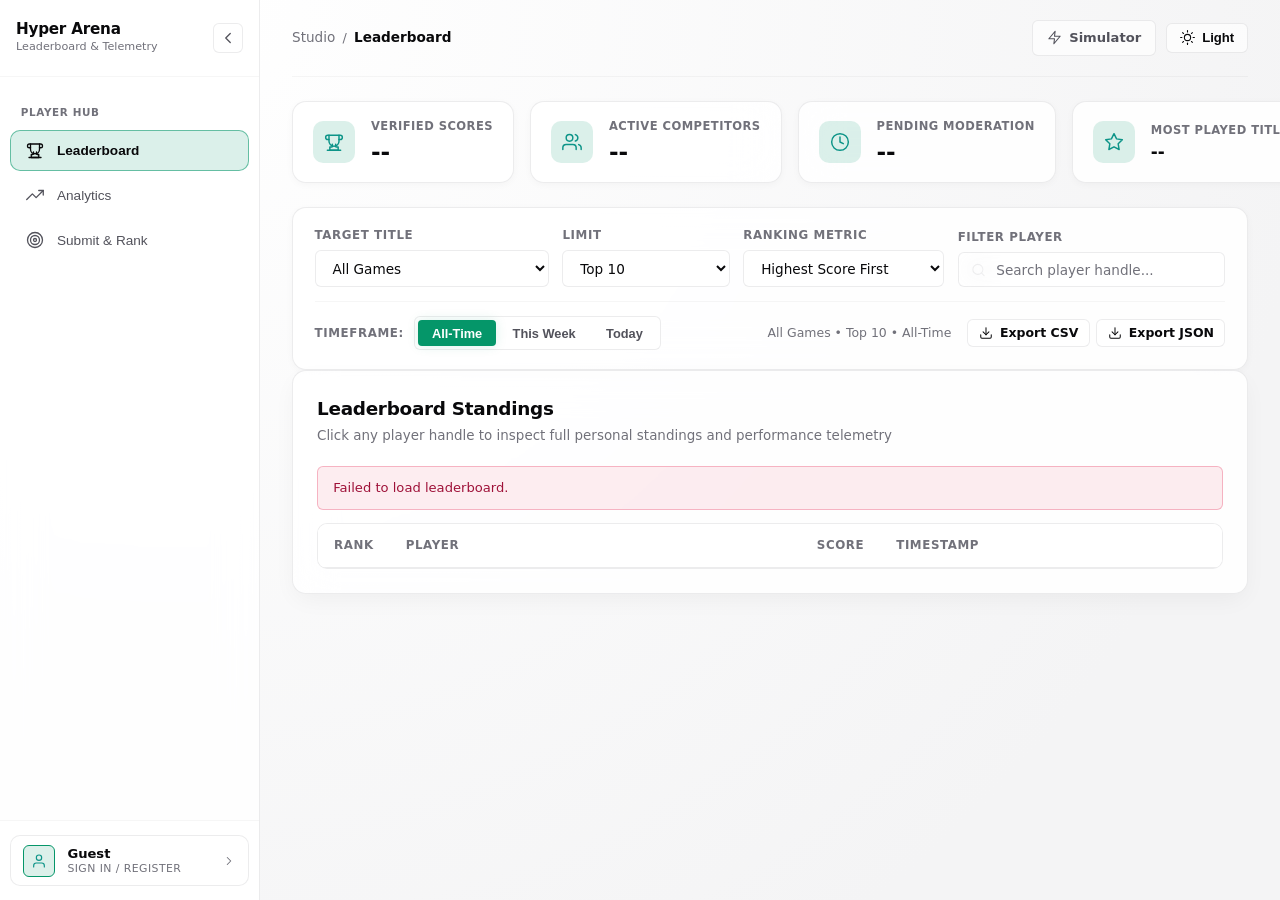
<file: index.html>
<!DOCTYPE html>
<html lang="en" data-theme="dark">

<head>
    <meta charset="UTF-8">
    <meta name="viewport" content="width=device-width, initial-scale=1.0">
    <title>Hyper Arena - Leaderboard Platform</title>
    <link rel="stylesheet" href="css/style.css">
    <script type="module" src="js/app.js"></script>
</head>

<body>
    <div id="appShell" class="app-layout">
        <!-- Sidebar Backdrop for Mobile Drawer -->
        <div id="sidebarBackdrop" class="sidebar-backdrop" aria-hidden="true"></div>

        <!-- Collapsible Studio Sidebar -->
        <aside id="appSidebar" class="app-sidebar" aria-label="Studio Dashboard Navigation">
            <div class="sidebar-header">
                <div class="sidebar-brand">
                    <div class="brand-titles">
                        <span id="sidebarAppTitle" class="brand-title">Hyper Arena</span>
                        <span class="brand-subtitle">Leaderboard &amp; Telemetry</span>
                    </div>
                </div>
                <button type="button" id="btnToggleSidebar" class="sidebar-toggle-btn" title="Toggle Sidebar"
                    aria-label="Toggle Sidebar">
                    <svg width="18" height="18" viewBox="0 0 24 24" fill="none" stroke="currentColor"
                        stroke-width="1.75" stroke-linecap="round" stroke-linejoin="round">
                        <polyline points="15 18 9 12 15 6"></polyline>
                    </svg>
                </button>
            </div>

            <!-- Sidebar Navigation Tabs -->
            <nav class="sidebar-nav" role="tablist" aria-label="Workspace Tabs">
                <div class="nav-section-label">Player Hub</div>

                <button type="button" class="nav-tab-btn active" data-tab="leaderboard" id="tabNavLeaderboard"
                    role="tab" aria-selected="true" title="Leaderboard Standings">
                    <span class="nav-icon" aria-hidden="true">
                        <svg width="18" height="18" viewBox="0 0 24 24" fill="none" stroke="currentColor"
                            stroke-width="1.75" stroke-linecap="round" stroke-linejoin="round">
                            <path d="M6 9H4.5a2.5 2.5 0 0 1 0-5H6"></path>
                            <path d="M18 9h1.5a2.5 2.5 0 0 0 0-5H18"></path>
                            <path d="M4 22h16"></path>
                            <path d="M10 14.66V17c0 .55-.45 1-1 1H7v4h10v-4h-2c-.55 0-1-.45-1-1v-2.34"></path>
                            <path d="M6 4h12v7a6 6 0 0 1-12 0V4z"></path>
                        </svg>
                    </span>
                    <span class="nav-label">Leaderboard</span>
                </button>

                <button type="button" class="nav-tab-btn" data-tab="analytics" id="tabNavAnalytics" role="tab"
                    aria-selected="false" title="Performance Analytics">
                    <span class="nav-icon" aria-hidden="true">
                        <svg width="18" height="18" viewBox="0 0 24 24" fill="none" stroke="currentColor"
                            stroke-width="1.75" stroke-linecap="round" stroke-linejoin="round">
                            <polyline points="23 6 13.5 15.5 8.5 10.5 1 18"></polyline>
                            <polyline points="17 6 23 6 23 12"></polyline>
                        </svg>
                    </span>
                    <span class="nav-label">Analytics</span>
                </button>

                <button type="button" class="nav-tab-btn" data-tab="submit-rank" id="tabNavSubmitRank" role="tab"
                    aria-selected="false" title="Submit Score &amp; Check Rank">
                    <span class="nav-icon" aria-hidden="true">
                        <svg width="18" height="18" viewBox="0 0 24 24" fill="none" stroke="currentColor"
                            stroke-width="1.75" stroke-linecap="round" stroke-linejoin="round">
                            <circle cx="12" cy="12" r="10"></circle>
                            <circle cx="12" cy="12" r="6"></circle>
                            <circle cx="12" cy="12" r="2"></circle>
                        </svg>
                    </span>
                    <span class="nav-label">Submit &amp; Rank</span>
                </button>

                <div id="navAdminSectionLabel" class="nav-section-label hidden">Studio Admin</div>

                <button type="button" class="nav-tab-btn nav-admin-item hidden" data-tab="moderation"
                    id="tabNavModeration" role="tab" aria-selected="false" title="Moderation Queue">
                    <span class="nav-icon" aria-hidden="true">
                        <svg width="18" height="18" viewBox="0 0 24 24" fill="none" stroke="currentColor"
                            stroke-width="1.75" stroke-linecap="round" stroke-linejoin="round">
                            <path d="M12 22s8-4 8-10V5l-8-3-8 3v7c0 6 8 10 8 10z"></path>
                            <polyline points="9 12 11 14 15 10"></polyline>
                        </svg>
                    </span>
                    <span class="nav-label">Moderation</span>
                    <span id="navPendingBadge" class="nav-badge hidden">0</span>
                </button>

                <button type="button" class="nav-tab-btn nav-admin-item hidden" data-tab="game-registry"
                    id="tabNavGameRegistry" role="tab" aria-selected="false" title="Dynamic Game Registry">
                    <span class="nav-icon" aria-hidden="true">
                        <svg width="18" height="18" viewBox="0 0 24 24" fill="none" stroke="currentColor"
                            stroke-width="1.75" stroke-linecap="round" stroke-linejoin="round">
                            <rect x="3" y="3" width="7" height="7"></rect>
                            <rect x="14" y="3" width="7" height="7"></rect>
                            <rect x="14" y="14" width="7" height="7"></rect>
                            <rect x="3" y="14" width="7" height="7"></rect>
                        </svg>
                    </span>
                    <span class="nav-label">Game Registry</span>
                </button>

                <button type="button" class="nav-tab-btn nav-admin-item hidden" data-tab="audit-trail"
                    id="tabNavAuditTrail" role="tab" aria-selected="false" title="Moderation Audit Trail">
                    <span class="nav-icon" aria-hidden="true">
                        <svg width="18" height="18" viewBox="0 0 24 24" fill="none" stroke="currentColor"
                            stroke-width="1.75" stroke-linecap="round" stroke-linejoin="round">
                            <circle cx="12" cy="12" r="10"></circle>
                            <polyline points="12 6 12 12 14 14"></polyline>
                        </svg>
                    </span>
                    <span class="nav-label">Audit Trail</span>
                </button>

                <button type="button" class="nav-tab-btn nav-admin-item hidden" data-tab="studio-api"
                    id="tabNavStudioApi" role="tab" aria-selected="false" title="Studio API &amp; Dynamic Config">
                    <span class="nav-icon" aria-hidden="true">
                        <svg width="18" height="18" viewBox="0 0 24 24" fill="none" stroke="currentColor"
                            stroke-width="1.75" stroke-linecap="round" stroke-linejoin="round">
                            <circle cx="7.5" cy="15.5" r="5.5"></circle>
                            <path d="M21 2l-9.6 9.6"></path>
                            <path d="M15.5 7.5l3 3L22 7l-3-3"></path>
                        </svg>
                    </span>
                    <span class="nav-label">Studio API</span>
                </button>
            </nav>

            <!-- Anchored Sidebar User Profile Pod (Bottom of Sidebar) -->
            <div class="sidebar-footer">
                <div id="sidebarUserPod" class="sidebar-user-pod" role="button" tabindex="0"
                    title="Account &amp; Session" aria-label="Account &amp; Session">
                    <div id="sidebarUserAvatar" class="user-avatar-icon">
                        <svg width="16" height="16" viewBox="0 0 24 24" fill="none" stroke="currentColor"
                            stroke-width="1.75" stroke-linecap="round" stroke-linejoin="round">
                            <path d="M20 21v-2a4 4 0 0 0-4-4H8a4 4 0 0 0-4 4v2"></path>
                            <circle cx="12" cy="7" r="4"></circle>
                        </svg>
                    </div>
                    <div class="user-pod-details">
                        <span id="sidebarUsername" class="user-name-text">Guest</span>
                        <span id="sidebarRoleBadge" class="user-role-subtext">Sign In / Register</span>
                    </div>
                    <span class="user-pod-chevron" aria-hidden="true">
                        <svg width="14" height="14" viewBox="0 0 24 24" fill="none" stroke="currentColor"
                            stroke-width="1.75" stroke-linecap="round" stroke-linejoin="round">
                            <polyline points="9 18 15 12 9 6"></polyline>
                        </svg>
                    </span>
                </div>
            </div>
        </aside>

        <!-- Main Workspace -->
        <div class="workspace-area">
            <!-- Glass Header & Command Bar (Keep API Online removed) -->
            <header class="workspace-header">
                <div class="header-left">
                    <button type="button" id="btnMobileSidebarToggle" class="mobile-menu-btn"
                        aria-label="Toggle Navigation">
                        <svg width="18" height="18" viewBox="0 0 24 24" fill="none" stroke="currentColor"
                            stroke-width="1.75" stroke-linecap="round" stroke-linejoin="round">
                            <line x1="3" y1="12" x2="21" y2="12"></line>
                            <line x1="3" y1="6" x2="21" y2="6"></line>
                            <line x1="3" y1="18" x2="21" y2="18"></line>
                        </svg>
                    </button>

                    <nav class="breadcrumb-nav" aria-label="Breadcrumb">
                        <span class="breadcrumb-studio">Studio</span>
                        <span class="breadcrumb-separator" aria-hidden="true">/</span>
                        <span id="activeWindowBreadcrumb" class="breadcrumb-active">Leaderboard</span>
                    </nav>
                </div>

                <div class="header-right">
                    <!-- Simulator Link -->
                    <a href="test-simulator.html" class="nav-link-btn" title="Open High-Volume Traffic Simulator">
                        <svg width="15" height="15" viewBox="0 0 24 24" fill="none" stroke="currentColor"
                            stroke-width="1.75" stroke-linecap="round" stroke-linejoin="round">
                            <polygon points="13 2 3 14 12 14 11 22 21 10 12 10 13 2"></polygon>
                        </svg>
                        <span>Simulator</span>
                    </a>

                    <!-- Theme Toggle with Moon/Sun SVG Icon -->
                    <button type="button" id="themeToggle" class="theme-toggle-btn" aria-label="Toggle Theme"
                        title="Toggle Theme">
                        <span id="themeToggleIcon" class="theme-toggle-icon">
                            <svg width="15" height="15" viewBox="0 0 24 24" fill="none" stroke="currentColor"
                                stroke-width="1.75" stroke-linecap="round" stroke-linejoin="round">
                                <path d="M21 12.79A9 9 0 1 1 11.21 3 7 7 0 0 0 21 12.79z"></path>
                            </svg>
                        </span>
                        <span id="themeToggleText">Dark</span>
                    </button>
                </div>
            </header>

            <!-- Studio Telemetry KPI Cards -->
            <section class="kpi-grid" aria-label="Studio Telemetry KPIs">
                <div class="kpi-card">
                    <div class="kpi-icon-wrap" aria-hidden="true">
                        <svg width="20" height="20" viewBox="0 0 24 24" fill="none" stroke="currentColor"
                            stroke-width="1.75" stroke-linecap="round" stroke-linejoin="round">
                            <path d="M6 9H4.5a2.5 2.5 0 0 1 0-5H6"></path>
                            <path d="M18 9h1.5a2.5 2.5 0 0 0 0-5H18"></path>
                            <path d="M4 22h16"></path>
                            <path d="M10 14.66V17c0 .55-.45 1-1 1H7v4h10v-4h-2c-.55 0-1-.45-1-1v-2.34"></path>
                            <path d="M6 4h12v7a6 6 0 0 1-12 0V4z"></path>
                        </svg>
                    </div>
                    <div class="kpi-content">
                        <span class="kpi-label">Verified Scores</span>
                        <span id="kpiTotalScores" class="kpi-value num">--</span>
                    </div>
                </div>

                <div class="kpi-card">
                    <div class="kpi-icon-wrap" aria-hidden="true">
                        <svg width="20" height="20" viewBox="0 0 24 24" fill="none" stroke="currentColor"
                            stroke-width="1.75" stroke-linecap="round" stroke-linejoin="round">
                            <path d="M17 21v-2a4 4 0 0 0-4-4H5a4 4 0 0 0-4 4v2"></path>
                            <circle cx="9" cy="7" r="4"></circle>
                            <path d="M23 21v-2a4 4 0 0 0-3-3.87"></path>
                            <path d="M16 3.13a4 4 0 0 1 0 7.75"></path>
                        </svg>
                    </div>
                    <div class="kpi-content">
                        <span class="kpi-label">Active Competitors</span>
                        <span id="kpiActivePlayers" class="kpi-value num">--</span>
                    </div>
                </div>

                <div class="kpi-card" id="kpiPendingCard">
                    <div class="kpi-icon-wrap" aria-hidden="true">
                        <svg width="20" height="20" viewBox="0 0 24 24" fill="none" stroke="currentColor"
                            stroke-width="1.75" stroke-linecap="round" stroke-linejoin="round">
                            <circle cx="12" cy="12" r="10"></circle>
                            <polyline points="12 6 12 12 16 14"></polyline>
                        </svg>
                    </div>
                    <div class="kpi-content">
                        <span class="kpi-label">Pending Moderation</span>
                        <span id="kpiPendingScores" class="kpi-value num">--</span>
                    </div>
                </div>

                <div class="kpi-card">
                    <div class="kpi-icon-wrap" aria-hidden="true">
                        <svg width="20" height="20" viewBox="0 0 24 24" fill="none" stroke="currentColor"
                            stroke-width="1.75" stroke-linecap="round" stroke-linejoin="round">
                            <polygon
                                points="12 2 15.09 8.26 22 9.27 17 14.14 18.18 21.02 12 17.77 5.82 21.02 7 14.14 2 9.27 8.91 8.26 12 2">
                            </polygon>
                        </svg>
                    </div>
                    <div class="kpi-content">
                        <span class="kpi-label">Most Played Title</span>
                        <span id="kpiMostPlayed" class="kpi-value kpi-value-text">--</span>
                    </div>
                </div>
            </section>

            <!-- Window Panels Container -->
            <main class="window-container">
                <!-- ========================================================
                     Panel 1: Leaderboard Standings
                     ======================================================== -->
                <section id="panelLeaderboard" class="window-panel active" aria-labelledby="leaderboardHeading">
                    <!-- Integrated Command Filtration Strip -->
                    <div class="command-bar" aria-label="Leaderboard Filters">
                        <div class="command-row-primary">
                            <!-- Target Title -->
                            <div class="filter-field">
                                <label for="gameSelector" class="field-label">Target Title</label>
                                <select id="gameSelector" class="glass-select">
                                    <option value="all">All Games</option>
                                </select>
                            </div>

                            <!-- Display Limit -->
                            <div class="filter-field">
                                <label for="limitSelector" class="field-label">Limit</label>
                                <select id="limitSelector" class="glass-select">
                                    <option value="10" selected>Top 10</option>
                                    <option value="15">Top 15</option>
                                    <option value="25">Top 25</option>
                                    <option value="50">Top 50</option>
                                    <option value="100">Top 100</option>
                                    <option value="250">Top 250</option>
                                    <option value="all">All Records</option>
                                </select>
                            </div>

                            <!-- Sort Order -->
                            <div class="filter-field">
                                <label for="sortSelector" class="field-label">Ranking Metric</label>
                                <select id="sortSelector" class="glass-select">
                                    <option value="score_desc" selected>Highest Score First</option>
                                    <option value="score_asc">Lowest Score First</option>
                                    <option value="newest">Newest First</option>
                                </select>
                            </div>

                            <!-- Player Search -->
                            <div class="filter-field">
                                <label for="searchInput" class="field-label">Filter Player</label>
                                <div class="search-wrapper">
                                    <svg class="search-icon" viewBox="0 0 24 24" fill="none" stroke="currentColor"
                                        stroke-width="1.75" stroke-linecap="round" stroke-linejoin="round">
                                        <circle cx="11" cy="11" r="8"></circle>
                                        <line x1="21" y1="21" x2="16.65" y2="16.65"></line>
                                    </svg>
                                    <input type="text" id="searchInput" class="glass-input"
                                        placeholder="Search player handle..." maxlength="100" autocomplete="off">
                                    <button type="button" id="btnClearSearch" class="btn-clear-search hidden"
                                        title="Clear search">&times;</button>
                                </div>
                            </div>
                        </div>

                        <div class="command-row-secondary">
                            <div class="filter-field" style="flex-direction: row; align-items: center; gap: 0.65rem;">
                                <span class="field-label">Timeframe:</span>
                                <div class="segmented-control" role="tablist" aria-label="Time period">
                                    <button type="button" class="seg-btn period-btn active" data-period="all" role="tab"
                                        aria-selected="true">All-Time</button>
                                    <button type="button" class="seg-btn period-btn" data-period="week" role="tab"
                                        aria-selected="false">This Week</button>
                                    <button type="button" class="seg-btn period-btn" data-period="today" role="tab"
                                        aria-selected="false">Today</button>
                                </div>
                            </div>

                            <div class="command-actions-right">
                                <div id="activeFilterBadge" class="active-filter-summary">All Games &bull; Top 10 &bull;
                                    All-Time</div>

                                <!-- Data Export Group -->
                                <div class="export-btn-group" role="group" aria-label="Export Data">
                                    <button type="button" id="btnExportCsv" class="btn btn-sm btn-secondary export-btn"
                                        title="Download current leaderboard as CSV">
                                        <svg width="14" height="14" viewBox="0 0 24 24" fill="none"
                                            stroke="currentColor" stroke-width="1.75" stroke-linecap="round"
                                            stroke-linejoin="round">
                                            <path d="M21 15v4a2 2 0 0 1-2 2H5a2 2 0 0 1-2-2v-4"></path>
                                            <polyline points="7 10 12 15 17 10"></polyline>
                                            <line x1="12" y1="15" x2="12" y2="3"></line>
                                        </svg>
                                        <span>Export CSV</span>
                                    </button>
                                    <button type="button" id="btnExportJson" class="btn btn-sm btn-secondary export-btn"
                                        title="Download current leaderboard as JSON">
                                        <svg width="14" height="14" viewBox="0 0 24 24" fill="none"
                                            stroke="currentColor" stroke-width="1.75" stroke-linecap="round"
                                            stroke-linejoin="round">
                                            <path d="M21 15v4a2 2 0 0 1-2 2H5a2 2 0 0 1-2-2v-4"></path>
                                            <polyline points="7 10 12 15 17 10"></polyline>
                                            <line x1="12" y1="15" x2="12" y2="3"></line>
                                        </svg>
                                        <span>Export JSON</span>
                                    </button>
                                </div>
                            </div>
                        </div>
                    </div>

                    <!-- Leaderboard Table Card -->
                    <div class="glass-card">
                        <div class="glass-card-header">
                            <div>
                                <h2 id="leaderboardHeading" class="glass-card-title">Leaderboard Standings</h2>
                                <p class="glass-card-desc">Click any player handle to inspect full personal standings
                                    and performance telemetry</p>
                            </div>
                        </div>

                        <div id="leaderboardStatus" class="status-msg"></div>

                        <div class="table-glass-wrap">
                            <table id="leaderboardTable" class="glass-table">
                                <thead>
                                    <tr>
                                        <th scope="col" class="th-rank">Rank</th>
                                        <th scope="col" id="thGameCol">Game</th>
                                        <th scope="col">Player</th>
                                        <th scope="col" class="th-score">Score</th>
                                        <th scope="col" class="th-date">Timestamp</th>
                                    </tr>
                                </thead>
                                <tbody id="leaderboardBody">
                                    <!-- Populated dynamically by app.js strictly via textContent -->
                                </tbody>
                            </table>
                        </div>

                        <div id="emptyState" class="empty-state hidden">
                            <p id="emptyStateText">No approved scores match your selected filters.</p>
                        </div>
                    </div>
                </section>

                <!-- ========================================================
                     Panel 2: Performance Analytics
                     ======================================================== -->
                <section id="panelAnalytics" class="window-panel hidden" aria-labelledby="chartHeading">
                    <div class="glass-card">
                        <div class="glass-card-header">
                            <div>
                                <h2 id="chartHeading" class="glass-card-title">
                                    <svg width="18" height="18" viewBox="0 0 24 24" fill="none" stroke="currentColor"
                                        stroke-width="1.75" stroke-linecap="round" stroke-linejoin="round">
                                        <polyline points="23 6 13.5 15.5 8.5 10.5 1 18"></polyline>
                                        <polyline points="17 6 23 6 23 12"></polyline>
                                    </svg>
                                    <span>Performance Analytics</span>
                                </h2>
                                <p class="glass-card-desc">Chronological score trajectory &amp; submission volume across
                                    recorded titles</p>
                            </div>
                            <div class="chart-header-controls">
                                <select id="chartMetricSelect" class="glass-select chart-metric-select">
                                    <option value="highest_score" selected>Highest Score</option>
                                    <option value="average_score">Average Score</option>
                                    <option value="total_submissions">Total Submissions</option>
                                </select>

                                <div class="segmented-control" role="group" aria-label="Chart timeframe">
                                    <button type="button" class="seg-btn chart-days-btn" data-days="7">7D</button>
                                    <button type="button" class="seg-btn chart-days-btn active"
                                        data-days="30">30D</button>
                                    <button type="button" class="seg-btn chart-days-btn" data-days="90">90D</button>
                                </div>
                            </div>
                        </div>

                        <div class="chart-canvas-wrap">
                            <canvas id="scoreChart" width="800" height="260"></canvas>
                        </div>

                        <div class="chart-footer">
                            <span id="chartStatus" class="num">Loading analytics snapshots...</span>
                            <span>Interactive: Hover over data nodes for detailed telemetry</span>
                        </div>
                    </div>
                </section>

                <!-- ========================================================
                     Panel 3: Submit Score & Personal Rank Lookup
                     ======================================================== -->
                <section id="panelSubmitRank" class="window-panel hidden" aria-labelledby="submitRankHeading">
                    <div class="two-column-grid">
                        <!-- Submit Score Card -->
                        <div class="glass-card" aria-labelledby="submitHeading">
                            <div class="glass-card-header">
                                <div>
                                    <h2 id="submitHeading" class="glass-card-title">Submit Verified Score</h2>
                                    <p class="glass-card-desc">Record a competitive match score for validation</p>
                                </div>
                            </div>

                            <div id="formFeedback" class="status-msg"></div>

                            <!-- Unauthenticated Lock Box -->
                            <div id="authRequiredBox" class="auth-lock-card hidden">
                                <svg width="28" height="28" viewBox="0 0 24 24" fill="none" stroke="currentColor"
                                    stroke-width="1.75" stroke-linecap="round" stroke-linejoin="round">
                                    <rect x="3" y="11" width="18" height="11" rx="2" ry="2"></rect>
                                    <path d="M7 11V7a5 5 0 0 1 10 0v4"></path>
                                </svg>
                                <h3>Authentication Required</h3>
                                <p>Sign in to submit verified scores to the leaderboard.</p>
                                <button type="button" id="btnPromptAuth" class="btn btn-primary btn-sm"
                                    style="margin-top: 0.5rem;">Sign In to Submit</button>
                            </div>

                            <!-- Authenticated Score Form -->
                            <form id="scoreForm" class="sidebar-form" novalidate>
                                <div class="submitter-identity-row">
                                    <span class="submitter-identity-label">Player:</span>
                                    <span id="submitUserLabel" class="submitter-identity-name">User</span>
                                </div>

                                <!-- Admin Custom Handle Override -->
                                <div id="adminPlayerNameGroup" class="filter-field hidden">
                                    <label for="playerNameOverrideInput" class="field-label">Custom Player Handle (Admin
                                        Override)</label>
                                    <input type="text" id="playerNameOverrideInput" class="glass-input"
                                        placeholder="Optional custom handle..." maxlength="100">
                                </div>

                                <div class="filter-field">
                                    <label for="formGameInput" class="field-label">Game Title</label>
                                    <input type="text" id="formGameInput" class="glass-input" list="gamesDatalist"
                                        placeholder="Select or enter title..." required>
                                    <datalist id="gamesDatalist"></datalist>
                                </div>

                                <div class="filter-field">
                                    <label for="scoreInput" class="field-label">Final Score</label>
                                    <input type="number" id="scoreInput" class="glass-input num"
                                        placeholder="e.g. 12500" min="0" max="2147483647" step="1" required>
                                </div>

                                <button type="submit" id="submitBtn" class="btn btn-primary btn-block">Submit for
                                    Verification</button>
                            </form>
                        </div>

                        <!-- Player Rank Lookup Card -->
                        <div class="glass-card" aria-labelledby="rankHeading">
                            <div class="glass-card-header">
                                <div>
                                    <h2 id="rankHeading" class="glass-card-title">Personal Rank Lookup</h2>
                                    <p class="glass-card-desc">Check standings and personal bests for any player handle
                                    </p>
                                </div>
                            </div>

                            <form id="rankForm" class="sidebar-form" novalidate>
                                <div class="filter-field">
                                    <label for="rankPlayerInput" class="field-label">Player Username</label>
                                    <input type="text" id="rankPlayerInput" class="glass-input"
                                        placeholder="e.g. AcePilot" maxlength="100" autocomplete="off" required>
                                </div>

                                <button type="submit" id="rankBtn" class="btn btn-secondary btn-block">Find
                                    Rank</button>
                            </form>

                            <div id="rankResult" class="rank-result-box hidden" aria-live="polite"></div>
                        </div>
                    </div>
                </section>

                <!-- ========================================================
                     Panel 4: Moderation Queue (Admin)
                     ======================================================== -->
                <section id="panelModeration" class="window-panel hidden" aria-labelledby="adminHeading">
                    <div id="adminModerationGuard" class="admin-guard-banner hidden">
                        <svg width="24" height="24" viewBox="0 0 24 24" fill="none" stroke="currentColor"
                            stroke-width="1.75" stroke-linecap="round" stroke-linejoin="round">
                            <rect x="3" y="11" width="18" height="11" rx="2" ry="2"></rect>
                            <path d="M7 11V7a5 5 0 0 1 10 0v4"></path>
                        </svg>
                        <div>
                            <h3>Admin Privileges Required</h3>
                            <p>You must be signed in with an administrator account to access the score moderation queue.
                            </p>
                        </div>
                    </div>

                    <div id="adminModerationContent" class="glass-card">
                        <div class="glass-card-header">
                            <div>
                                <h2 id="adminHeading" class="glass-card-title">
                                    <svg width="18" height="18" viewBox="0 0 24 24" fill="none" stroke="currentColor"
                                        stroke-width="1.75" stroke-linecap="round" stroke-linejoin="round">
                                        <path d="M12 22s8-4 8-10V5l-8-3-8 3v7c0 6 8 10 8 10z"></path>
                                        <polyline points="9 12 11 14 15 10"></polyline>
                                    </svg>
                                    <span>Score Moderation Queue</span>
                                </h2>
                                <p class="glass-card-desc">Review submitted scores and protect leaderboard integrity</p>
                            </div>
                            <div class="admin-header-actions">
                                <button type="button" id="btnApproveAll" class="btn btn-sm btn-success">Approve All
                                    Pending</button>
                            </div>
                        </div>

                        <div class="admin-tabs" role="tablist">
                            <button type="button" class="admin-tab-btn admin-tab active" data-status="pending"
                                role="tab">
                                Pending (<span id="adminCountPending" class="num">0</span>)
                            </button>
                            <button type="button" class="admin-tab-btn admin-tab" data-status="approved" role="tab">
                                Approved (<span id="adminCountApproved" class="num">0</span>)
                            </button>
                            <button type="button" class="admin-tab-btn admin-tab" data-status="rejected" role="tab">
                                Rejected (<span id="adminCountRejected" class="num">0</span>)
                            </button>
                        </div>

                        <div id="adminQueueStatus" class="status-msg"></div>

                        <div class="table-glass-wrap">
                            <table class="glass-table">
                                <thead>
                                    <tr>
                                        <th scope="col" style="width: 50px;">ID</th>
                                        <th scope="col">Game</th>
                                        <th scope="col">Player</th>
                                        <th scope="col" style="text-align: right;">Score</th>
                                        <th scope="col">Date</th>
                                        <th scope="col" style="text-align: center; width: 140px;">Action</th>
                                    </tr>
                                </thead>
                                <tbody id="adminQueueBody">
                                    <!-- Populated dynamically by app.js -->
                                </tbody>
                            </table>
                        </div>
                    </div>
                </section>

                <!-- ========================================================
                     Panel 5: Dynamic Game Registry (Admin)
                     ======================================================== -->
                <section id="panelGameRegistry" class="window-panel hidden" aria-labelledby="registryHeading">
                    <div id="adminRegistryGuard" class="admin-guard-banner hidden">
                        <svg width="24" height="24" viewBox="0 0 24 24" fill="none" stroke="currentColor"
                            stroke-width="1.75" stroke-linecap="round" stroke-linejoin="round">
                            <rect x="3" y="11" width="18" height="11" rx="2" ry="2"></rect>
                            <path d="M7 11V7a5 5 0 0 1 10 0v4"></path>
                        </svg>
                        <div>
                            <h3>Admin Privileges Required</h3>
                            <p>You must be signed in with an administrator account to manage registered studio titles.
                            </p>
                        </div>
                    </div>

                    <div id="adminRegistryContent">
                        <!-- Create New Game Form Card -->
                        <div class="glass-card" style="margin-bottom: 1.5rem;">
                            <div class="glass-card-header">
                                <div>
                                    <h2 id="registryHeading" class="glass-card-title">
                                        <svg width="18" height="18" viewBox="0 0 24 24" fill="none"
                                            stroke="currentColor" stroke-width="1.75" stroke-linecap="round"
                                            stroke-linejoin="round">
                                            <rect x="3" y="3" width="7" height="7"></rect>
                                            <rect x="14" y="3" width="7" height="7"></rect>
                                            <rect x="14" y="14" width="7" height="7"></rect>
                                            <rect x="3" y="14" width="7" height="7"></rect>
                                        </svg>
                                        <span>Register New Game Title</span>
                                    </h2>
                                    <p class="glass-card-desc">Add a new official game title to the dynamic registry</p>
                                </div>
                            </div>

                            <div id="gameRegistryFormFeedback" class="status-msg"></div>

                            <form id="createGameForm" class="sidebar-form inline-creation-form" novalidate>
                                <div class="filter-field" style="flex: 2;">
                                    <label for="newGameTitle" class="field-label">Game Title *</label>
                                    <input type="text" id="newGameTitle" class="glass-input"
                                        placeholder="e.g. Galactic Odyssey" maxlength="100" required>
                                </div>
                                <div class="filter-field" style="flex: 3;">
                                    <label for="newGameDesc" class="field-label">Description (Optional)</label>
                                    <input type="text" id="newGameDesc" class="glass-input"
                                        placeholder="e.g. Space exploration tactical RPG..." maxlength="255">
                                </div>
                                <div class="filter-field" style="flex: 1; align-self: flex-end;">
                                    <button type="submit" id="btnCreateGame" class="btn btn-primary btn-block">Add
                                        Game</button>
                                </div>
                            </form>
                        </div>

                        <!-- Active Titles Table Card -->
                        <div class="glass-card">
                            <div class="glass-card-header">
                                <div>
                                    <h3 class="glass-card-title">Registered Titles &amp; Status</h3>
                                    <p class="glass-card-desc">Toggle title visibility on the public leaderboard and
                                        submission forms</p>
                                </div>
                                <button type="button" id="btnRefreshGames" class="btn btn-sm btn-secondary">Refresh
                                    Titles</button>
                            </div>

                            <div id="gameRegistryTableStatus" class="status-msg"></div>

                            <div class="table-glass-wrap">
                                <table class="glass-table">
                                    <thead>
                                        <tr>
                                            <th scope="col" style="width: 50px;">ID</th>
                                            <th scope="col">Title</th>
                                            <th scope="col">Description</th>
                                            <th scope="col" style="text-align: right;">Verified Scores</th>
                                            <th scope="col" style="text-align: center;">Status</th>
                                            <th scope="col" style="text-align: center; width: 140px;">Toggle Action</th>
                                        </tr>
                                    </thead>
                                    <tbody id="gamesTableBody">
                                        <!-- Populated dynamically by app.js -->
                                    </tbody>
                                </table>
                            </div>
                        </div>
                    </div>
                </section>

                <!-- ========================================================
                     Panel 6: Moderation Audit Trail (Admin)
                     ======================================================== -->
                <section id="panelAuditTrail" class="window-panel hidden" aria-labelledby="auditHeading">
                    <div id="adminAuditGuard" class="admin-guard-banner hidden">
                        <svg width="24" height="24" viewBox="0 0 24 24" fill="none" stroke="currentColor"
                            stroke-width="1.75" stroke-linecap="round" stroke-linejoin="round">
                            <rect x="3" y="11" width="18" height="11" rx="2" ry="2"></rect>
                            <path d="M7 11V7a5 5 0 0 1 10 0v4"></path>
                        </svg>
                        <div>
                            <h3>Admin Privileges Required</h3>
                            <p>You must be signed in with an administrator account to view the studio audit logs.</p>
                        </div>
                    </div>

                    <div id="adminAuditContent" class="glass-card">
                        <div class="glass-card-header">
                            <div>
                                <h2 id="auditHeading" class="glass-card-title">
                                    <svg width="18" height="18" viewBox="0 0 24 24" fill="none" stroke="currentColor"
                                        stroke-width="1.75" stroke-linecap="round" stroke-linejoin="round">
                                        <circle cx="12" cy="12" r="10"></circle>
                                        <polyline points="12 6 12 12 14 14"></polyline>
                                    </svg>
                                    <span>Studio Audit Trail</span>
                                </h2>
                                <p class="glass-card-desc">Immutable history of administrative actions, score
                                    moderations, and registry changes</p>
                            </div>
                            <button type="button" id="btnRefreshAudit" class="btn btn-sm btn-secondary">Refresh
                                Logs</button>
                        </div>

                        <div id="auditLogStatus" class="status-msg"></div>

                        <div class="table-glass-wrap">
                            <table class="glass-table">
                                <thead>
                                    <tr>
                                        <th scope="col" style="width: 50px;">ID</th>
                                        <th scope="col">Administrator</th>
                                        <th scope="col">Action</th>
                                        <th scope="col">Details</th>
                                        <th scope="col">Timestamp</th>
                                    </tr>
                                </thead>
                                <tbody id="auditLogBody">
                                    <!-- Populated dynamically by app.js -->
                                </tbody>
                            </table>
                        </div>
                    </div>
                </section>

                <!-- ========================================================
                     Panel 7: Studio API & Dynamic Configuration
                     ======================================================== -->
                <section id="panelStudioApi" class="window-panel hidden" aria-labelledby="studioApiHeading">
                    <div class="two-column-grid">
                        <!-- Server Constants Card -->
                        <div class="glass-card">
                            <div class="glass-card-header">
                                <div>
                                    <h2 id="studioApiHeading" class="glass-card-title">
                                        <svg width="18" height="18" viewBox="0 0 24 24" fill="none"
                                            stroke="currentColor" stroke-width="1.75" stroke-linecap="round"
                                            stroke-linejoin="round">
                                            <circle cx="12" cy="12" r="3"></circle>
                                            <path
                                                d="M19.4 15a1.65 1.65 0 0 0 .33 1.82l.06.06a2 2 0 0 1 0 2.83 2 2 0 0 1-2.83 0l-.06-.06a1.65 1.65 0 0 0-1.82-.33 1.65 1.65 0 0 0-1 1.51V21a2 2 0 0 1-2 2 2 2 0 0 1-2-2v-.09A1.65 1.65 0 0 0 9 19.4a1.65 1.65 0 0 0-1.82.33l-.06.06a2 2 0 0 1-2.83 0 2 2 0 0 1 0-2.83l.06-.06a1.65 1.65 0 0 0 .33-1.82 1.65 1.65 0 0 0-1.51-1H3a2 2 0 0 1-2-2 2 2 0 0 1 2-2h.09A1.65 1.65 0 0 0 4.6 9a1.65 1.65 0 0 0-.33-1.82l-.06-.06a2 2 0 0 1 0-2.83 2 2 0 0 1 2.83 0l.06.06a1.65 1.65 0 0 0 1.82.33H9a1.65 1.65 0 0 0 1-1.51V3a2 2 0 0 1 2-2 2 2 0 0 1 2 2v.09a1.65 1.65 0 0 0 1 1.51 1.65 1.65 0 0 0 1.82-.33l.06-.06a2 2 0 0 1 2.83 0 2 2 0 0 1 0 2.83l-.06.06a1.65 1.65 0 0 0-.33 1.82V9a1.65 1.65 0 0 0 1.51 1H21a2 2 0 0 1 2 2 2 2 0 0 1-2 2h-.09a1.65 1.65 0 0 0-1.51 1z">
                                            </path>
                                        </svg>
                                        <span>Dynamic Studio Configuration</span>
                                    </h2>
                                    <p class="glass-card-desc">Zero hardcoded constants dynamically synchronized via GET
                                        api/get-config.php</p>
                                </div>
                            </div>

                            <div class="config-kv-list" id="configKvContainer">
                                <div class="config-kv-row">
                                    <span class="kv-key">Studio Application Title</span>
                                    <span class="kv-val" id="cfgAppTitle">--</span>
                                </div>
                                <div class="config-kv-row">
                                    <span class="kv-key">Allowed Limit Options</span>
                                    <span class="kv-val num" id="cfgAllowedLimits">--</span>
                                </div>
                                <div class="config-kv-row">
                                    <span class="kv-key">Valid Score Bounds</span>
                                    <span class="kv-val num" id="cfgScoreBounds">--</span>
                                </div>
                                <div class="config-kv-row">
                                    <span class="kv-key">Rate Limit Threshold</span>
                                    <span class="kv-val num" id="cfgRateLimit">--</span>
                                </div>
                                <div class="config-kv-row">
                                    <span class="kv-key">Max Direct Export Limit</span>
                                    <span class="kv-val num" id="cfgMaxExport">--</span>
                                </div>
                            </div>
                        </div>

                        <!-- Studio API Secret Key Card -->
                        <div class="glass-card">
                            <div class="glass-card-header">
                                <div>
                                    <h2 class="glass-card-title">
                                        <svg width="18" height="18" viewBox="0 0 24 24" fill="none"
                                            stroke="currentColor" stroke-width="1.75" stroke-linecap="round"
                                            stroke-linejoin="round">
                                            <circle cx="7.5" cy="15.5" r="5.5"></circle>
                                            <path d="M21 2l-9.6 9.6"></path>
                                            <path d="M15.5 7.5l3 3L22 7l-3-3"></path>
                                        </svg>
                                        <span>Game Client Secret Key</span>
                                    </h2>
                                    <p class="glass-card-desc">Allows authorized game engines to post verified scores
                                        via X-API-Key</p>
                                </div>
                            </div>

                            <div id="apiKeySection">
                                <div id="apiKeyAdminContent" class="hidden">
                                    <label class="field-label">Studio API Key (Header: X-API-Key)</label>
                                    <div class="api-key-display-box">
                                        <input type="password" id="apiSecretKeyInput" class="glass-input num" readonly
                                            value="••••••••••••••••">
                                        <button type="button" id="btnRevealApiKey" class="btn btn-sm btn-secondary">
                                            <span id="revealApiKeyIcon" class="btn-icon">
                                                <svg width="14" height="14" viewBox="0 0 24 24" fill="none"
                                                    stroke="currentColor" stroke-width="1.75" stroke-linecap="round"
                                                    stroke-linejoin="round">
                                                    <path d="M1 12s4-8 11-8 11 8 11 8-4 8-11 8-11-8-11-8z"></path>
                                                    <circle cx="12" cy="12" r="3"></circle>
                                                </svg>
                                            </span>
                                            <span id="revealApiKeyText">Reveal</span>
                                        </button>
                                        <button type="button" id="btnCopyApiKey" class="btn btn-sm btn-primary">
                                            <span id="copyApiKeyIcon" class="btn-icon">
                                                <svg width="14" height="14" viewBox="0 0 24 24" fill="none"
                                                    stroke="currentColor" stroke-width="1.75" stroke-linecap="round"
                                                    stroke-linejoin="round">
                                                    <rect x="9" y="9" width="13" height="13" rx="2" ry="2"></rect>
                                                    <path d="M5 15H4a2 2 0 0 1-2-2V4a2 2 0 0 1 2-2h9a2 2 0 0 1 2 2v1">
                                                    </path>
                                                </svg>
                                            </span>
                                            <span id="copyApiKeyText">Copy</span>
                                        </button>
                                    </div>
                                    <p class="field-hint" style="margin-top: 0.65rem;">Send this key in HTTP header
                                        <code>X-API-Key</code> to bypass session cookie authentication for direct game
                                        engine score submissions.
                                    </p>
                                </div>
                                <div id="apiKeyGuestContent" class="auth-lock-card">
                                    <svg width="24" height="24" viewBox="0 0 24 24" fill="none" stroke="currentColor"
                                        stroke-width="1.75" stroke-linecap="round" stroke-linejoin="round">
                                        <rect x="3" y="11" width="18" height="11" rx="2" ry="2"></rect>
                                        <path d="M7 11V7a5 5 0 0 1 10 0v4"></path>
                                    </svg>
                                    <h3>Administrator Access Required</h3>
                                    <p>Sign in as administrator to inspect and copy the direct game engine API secret
                                        key.</p>
                                </div>
                            </div>
                        </div>
                    </div>

                    <!-- API Endpoints Reference Table Card -->
                    <div class="glass-card" style="margin-top: 1.5rem;">
                        <div class="glass-card-header">
                            <div>
                                <h3 class="glass-card-title">REST API Endpoints Reference</h3>
                                <p class="glass-card-desc">Contract specifications for game engine integration and
                                    external integrations</p>
                            </div>
                        </div>

                        <div class="table-glass-wrap">
                            <table class="glass-table">
                                <thead>
                                    <tr>
                                        <th scope="col" style="width: 80px;">Method</th>
                                        <th scope="col">Endpoint</th>
                                        <th scope="col">Access Level</th>
                                        <th scope="col">Description</th>
                                    </tr>
                                </thead>
                                <tbody>
                                    <tr>
                                        <td><span class="badge-method badge-get">GET</span></td>
                                        <td><code>api/get-config.php</code></td>
                                        <td>Public / Admin</td>
                                        <td>Dynamic studio configuration, allowed limits, periods, and API endpoints
                                            map.</td>
                                    </tr>
                                    <tr>
                                        <td><span class="badge-method badge-get">GET</span></td>
                                        <td><code>api/get-dashboard-stats.php</code></td>
                                        <td>Public / Admin</td>
                                        <td>Live telemetry KPIs (verified scores, players, pending count, top title, and
                                            audit trail).</td>
                                    </tr>
                                    <tr>
                                        <td><span class="badge-method badge-get">GET</span></td>
                                        <td><code>api/get-scores.php</code></td>
                                        <td>Public</td>
                                        <td>Filtered verified leaderboard standings with search, timeframes, and
                                            pagination.</td>
                                    </tr>
                                    <tr>
                                        <td><span class="badge-method badge-post">POST</span></td>
                                        <td><code>api/post-score.php</code></td>
                                        <td>User / X-API-Key</td>
                                        <td>Score submission endpoint with rate-limiting and administrative queue
                                            routing.</td>
                                    </tr>
                                    <tr>
                                        <td><span class="badge-method badge-get">GET</span></td>
                                        <td><code>api/get-rank.php</code></td>
                                        <td>Public</td>
                                        <td>Rank lookup for a player handle in a specific game.</td>
                                    </tr>
                                    <tr>
                                        <td><span class="badge-method badge-get">GET</span></td>
                                        <td><code>api/get-player-profile.php</code></td>
                                        <td>Public</td>
                                        <td>Deep player profile, per-game personal bests, and ranks via MySQL 8 window
                                            functions.</td>
                                    </tr>
                                    <tr>
                                        <td><span class="badge-method badge-get">GET</span></td>
                                        <td><code>api/get-games.php</code></td>
                                        <td>Public</td>
                                        <td>Official active titles list and registry metadata.</td>
                                    </tr>
                                    <tr>
                                        <td><span class="badge-method badge-get">GET</span></td>
                                        <td><code>api/get-chart-data.php</code></td>
                                        <td>Public</td>
                                        <td>Daily aggregated metrics for canvas score trajectory analytics.</td>
                                    </tr>
                                    <tr>
                                        <td><span class="badge-method badge-post">POST</span></td>
                                        <td><code>api/admin-manage-games.php</code></td>
                                        <td>Admin</td>
                                        <td>Create new game titles or toggle active/inactive status with audit logging.
                                        </td>
                                    </tr>
                                    <tr>
                                        <td><span class="badge-method badge-post">POST</span></td>
                                        <td><code>api/admin-verify-score.php</code></td>
                                        <td>Admin</td>
                                        <td>Approve, reject, or batch moderate submitted scores with audit logging.</td>
                                    </tr>
                                </tbody>
                            </table>
                        </div>
                    </div>
                </section>
            </main>
        </div>
    </div>

    <!-- ========================================================
         Full-Screen Account & Authentication View (Option A)
         ======================================================== -->
    <div id="fullScreenAccountView" class="full-screen-account hidden" role="dialog" aria-modal="true"
        aria-label="Competitor Account">
        <!-- Top Navigation Bar -->
        <header class="account-screen-nav">
            <div class="account-screen-brand">
                <div class="brand-crest brand-crest-sm" aria-hidden="true">
                    <svg width="16" height="16" viewBox="0 0 24 24" fill="none" stroke="currentColor"
                        stroke-width="1.75" stroke-linecap="round" stroke-linejoin="round">
                        <polygon
                            points="12 2 15.09 8.26 22 9.27 17 14.14 18.18 21.02 12 17.77 5.82 21.02 7 14.14 2 9.27 8.91 8.26 12 2">
                        </polygon>
                    </svg>
                </div>
                <span class="account-screen-title">Hyper Arena &bull; Competitor Account</span>
            </div>
            <button type="button" id="closeAccountScreenBtn" class="btn btn-sm btn-secondary"
                title="Return to Dashboard (Esc)">
                <svg width="15" height="15" viewBox="0 0 24 24" fill="none" stroke="currentColor" stroke-width="1.75"
                    stroke-linecap="round" stroke-linejoin="round">
                    <line x1="19" y1="12" x2="5" y2="12"></line>
                    <polyline points="12 19 5 12 12 5"></polyline>
                </svg>
                <span>Back to Dashboard</span>
            </button>
        </header>

        <!-- View Container -->
        <div class="account-screen-body">
            <!-- STATE A: Logged Out (Auth Card) -->
            <div id="accountLoggedOutView" class="auth-card-container">
                <div class="glass-card auth-glass-card">
                    <div class="glass-card-header text-center" style="text-align: center; justify-content: center;">
                        <div>
                            <h2 class="glass-card-title">Competitor Authentication</h2>
                            <p class="glass-card-desc">Sign in or create an account to record verified scores</p>
                        </div>
                    </div>

                    <!-- Auth Mode Switcher -->
                    <div class="admin-tabs" role="tablist" style="margin-bottom: 1.25rem;">
                        <button type="button" id="tabLogin" class="admin-tab-btn active" role="tab"
                            aria-selected="true">Sign In</button>
                        <button type="button" id="tabRegister" class="admin-tab-btn" role="tab"
                            aria-selected="false">Create Account</button>
                    </div>

                    <!-- Feedback message -->
                    <div id="authFeedback" class="status-msg"></div>

                    <!-- Demo Quick-Fill Bar -->
                    <div class="demo-quick-fill-bar">
                        <span class="demo-quick-fill-label">Demo:</span>
                        <button type="button" class="demo-fill-btn" data-user="admin" data-pass="Admin123!">Fill Admin
                            Demo</button>
                        <button type="button" class="demo-fill-btn" data-user="player1" data-pass="Player123!">Fill
                            Player Demo</button>
                    </div>

                    <!-- Login Form -->
                    <form id="loginForm" class="sidebar-form" novalidate>
                        <div class="filter-field">
                            <label for="loginUsername" class="field-label">Username</label>
                            <input type="text" id="loginUsername" class="glass-input" placeholder="Enter username..."
                                maxlength="50" autocomplete="username" required>
                        </div>

                        <div class="filter-field">
                            <label for="loginPassword" class="field-label">Password</label>
                            <input type="password" id="loginPassword" class="glass-input"
                                placeholder="Enter password..." autocomplete="current-password" required>
                        </div>

                        <button type="submit" id="btnLoginSubmit" class="btn btn-primary btn-block">Sign In</button>
                    </form>

                    <!-- Register Form -->
                    <form id="registerForm" class="sidebar-form hidden" novalidate>
                        <div class="filter-field">
                            <label for="registerUsername" class="field-label">Username</label>
                            <input type="text" id="registerUsername" class="glass-input"
                                placeholder="Choose a handle (3-50 chars)..." maxlength="50" autocomplete="username"
                                required>
                        </div>

                        <div class="filter-field">
                            <label for="registerPassword" class="field-label">Password</label>
                            <input type="password" id="registerPassword" class="glass-input"
                                placeholder="Min 6 characters..." autocomplete="new-password" required>
                        </div>

                        <button type="submit" id="btnRegisterSubmit" class="btn btn-primary btn-block">Create
                            Account</button>
                    </form>
                </div>
            </div>

            <!-- STATE B: Logged In (Full-Page Account Dashboard) -->
            <div id="accountLoggedInView" class="account-dashboard-container hidden">
                <!-- 1. Profile Header Glass Card -->
                <div class="glass-card profile-banner-card">
                    <div class="profile-banner-left">
                        <div id="accProfileAvatar" class="acc-profile-avatar">
                            <svg width="28" height="28" viewBox="0 0 24 24" fill="none" stroke="currentColor"
                                stroke-width="1.75" stroke-linecap="round" stroke-linejoin="round">
                                <path d="M20 21v-2a4 4 0 0 0-4-4H8a4 4 0 0 0-4 4v2"></path>
                                <circle cx="12" cy="7" r="4"></circle>
                            </svg>
                        </div>
                        <div class="profile-banner-meta">
                            <div class="profile-banner-user-row">
                                <h2 id="accProfileUsername" class="acc-profile-username">User</h2>
                                <span id="accProfileRole" class="user-role-badge">PLAYER</span>
                            </div>
                            <p class="profile-banner-subtext">Active Competitor Session &bull; Verified Telemetry</p>
                        </div>
                    </div>
                    <div class="profile-banner-actions">
                        <button type="button" id="btnViewOwnProfile" class="btn btn-secondary">View Public
                            Standing</button>
                        <button type="button" id="logoutBtn" class="btn btn-danger">Log Out</button>
                    </div>
                </div>

                <!-- 2. Personal Telemetry Strip (4 mini stat cards) -->
                <div class="account-stats-grid">
                    <div class="kpi-card">
                        <div class="kpi-icon-wrap" aria-hidden="true">
                            <svg width="20" height="20" viewBox="0 0 24 24" fill="none" stroke="currentColor"
                                stroke-width="1.75" stroke-linecap="round" stroke-linejoin="round">
                                <path d="M22 11.08V12a10 10 0 1 1-5.93-9.14"></path>
                                <polyline points="22 4 12 14.01 9 11.01"></polyline>
                            </svg>
                        </div>
                        <div class="kpi-content">
                            <span class="kpi-label">Approved Scores</span>
                            <span id="accStatApproved" class="kpi-value num">0</span>
                        </div>
                    </div>
                    <div class="kpi-card">
                        <div class="kpi-icon-wrap" aria-hidden="true">
                            <svg width="20" height="20" viewBox="0 0 24 24" fill="none" stroke="currentColor"
                                stroke-width="1.75" stroke-linecap="round" stroke-linejoin="round">
                                <circle cx="12" cy="12" r="10"></circle>
                                <polyline points="12 6 12 12 16 14"></polyline>
                            </svg>
                        </div>
                        <div class="kpi-content">
                            <span class="kpi-label">Pending Review</span>
                            <span id="accStatPending" class="kpi-value num">0</span>
                        </div>
                    </div>
                    <div class="kpi-card">
                        <div class="kpi-icon-wrap" aria-hidden="true">
                            <svg width="20" height="20" viewBox="0 0 24 24" fill="none" stroke="currentColor"
                                stroke-width="1.75" stroke-linecap="round" stroke-linejoin="round">
                                <circle cx="12" cy="12" r="10"></circle>
                                <line x1="15" y1="9" x2="9" y2="15"></line>
                                <line x1="9" y1="9" x2="15" y2="15"></line>
                            </svg>
                        </div>
                        <div class="kpi-content">
                            <span class="kpi-label">Rejected</span>
                            <span id="accStatRejected" class="kpi-value num">0</span>
                        </div>
                    </div>
                    <div class="kpi-card">
                        <div class="kpi-icon-wrap" aria-hidden="true">
                            <svg width="20" height="20" viewBox="0 0 24 24" fill="none" stroke="currentColor"
                                stroke-width="1.75" stroke-linecap="round" stroke-linejoin="round">
                                <polygon points="13 2 3 14 12 14 11 22 21 10 12 10 13 2"></polygon>
                            </svg>
                        </div>
                        <div class="kpi-content">
                            <span class="kpi-label">Personal Best Score</span>
                            <span id="accStatBest" class="kpi-value num">0</span>
                        </div>
                    </div>
                </div>

                <!-- 3. My Recent Submissions Table -->
                <div class="glass-card" style="margin-top: 1.5rem;">
                    <div class="glass-card-header">
                        <div>
                            <h3 class="glass-card-title">My Recent Submissions</h3>
                            <p class="glass-card-desc">Tracking personal match records and moderation status (last 15
                                submissions)</p>
                        </div>
                    </div>

                    <div class="table-glass-wrap">
                        <table class="glass-table">
                            <thead>
                                <tr>
                                    <th scope="col">Game</th>
                                    <th scope="col" style="text-align: right;">Score</th>
                                    <th scope="col" style="text-align: center;">Status</th>
                                    <th scope="col">Submitted Date</th>
                                </tr>
                            </thead>
                            <tbody id="accSubmissionsBody">
                                <!-- Populated dynamically by app.js strictly via textContent -->
                            </tbody>
                        </table>
                    </div>
                    <div id="accSubmissionsEmpty" class="empty-state hidden">
                        <p>No score submissions recorded for this account yet.</p>
                    </div>
                </div>
            </div>
        </div>
    </div>

    <!-- ========================================================
         Player Mini-Profile Modal Dialog
         ======================================================== -->
    <div id="playerProfileModal" class="modal-backdrop hidden" role="dialog" aria-modal="true"
        aria-labelledby="modalPlayerName">
        <div class="modal-dialog modal-dialog-lg">
            <div class="modal-header">
                <div class="profile-header-info">
                    <div class="profile-avatar" aria-hidden="true">
                        <svg width="22" height="22" viewBox="0 0 24 24" fill="none" stroke="currentColor"
                            stroke-width="1.75" stroke-linecap="round" stroke-linejoin="round">
                            <path d="M20 21v-2a4 4 0 0 0-4-4H8a4 4 0 0 0-4 4v2"></path>
                            <circle cx="12" cy="7" r="4"></circle>
                        </svg>
                    </div>
                    <div>
                        <h3 id="modalPlayerName" class="modal-title">Player Profile</h3>
                        <span id="modalPlayerFirstSeen" class="profile-meta-subtext">First seen: --</span>
                    </div>
                </div>
                <button type="button" id="btnCloseProfileModal" class="btn-close-modal" aria-label="Close dialog">
                    <svg width="18" height="18" viewBox="0 0 24 24" fill="none" stroke="currentColor" stroke-width="2"
                        stroke-linecap="round" stroke-linejoin="round">
                        <line x1="18" y1="6" x2="6" y2="18"></line>
                        <line x1="6" y1="6" x2="18" y2="18"></line>
                    </svg>
                </button>
            </div>

            <div id="modalProfileStatus" class="status-msg"></div>

            <div id="modalProfileContent">
                <!-- Summary KPI Cards -->
                <div class="profile-kpi-grid">
                    <div class="profile-kpi-card">
                        <span class="kpi-label">Approved Scores</span>
                        <span id="modalPlayerSubmissions" class="kpi-value num">0</span>
                    </div>
                    <div class="profile-kpi-card">
                        <span class="kpi-label">Highest Score Overall</span>
                        <span id="modalPlayerHighest" class="kpi-value num">0</span>
                    </div>
                    <div class="profile-kpi-card">
                        <span class="kpi-label">Last Active</span>
                        <span id="modalPlayerLastSeen" class="kpi-value kpi-value-text">--</span>
                    </div>
                </div>

                <!-- Per-Game Personal Bests & Window Ranks -->
                <h4 class="profile-section-heading">Personal Bests &amp; Standings by Game</h4>
                <div class="table-glass-wrap" style="margin-bottom: 1.25rem;">
                    <table class="glass-table">
                        <thead>
                            <tr>
                                <th scope="col">Game Title</th>
                                <th scope="col" style="text-align: right;">Personal Best</th>
                                <th scope="col" style="text-align: center;">Rank</th>
                                <th scope="col" style="text-align: right;">Submissions</th>
                            </tr>
                        </thead>
                        <tbody id="modalPlayerGamesBody">
                            <!-- Populated dynamically via textContent -->
                        </tbody>
                    </table>
                </div>

                <!-- Recent Submissions -->
                <h4 class="profile-section-heading">Recent Verified Matches</h4>
                <div class="table-glass-wrap">
                    <table class="glass-table">
                        <thead>
                            <tr>
                                <th scope="col">Game</th>
                                <th scope="col" style="text-align: right;">Score</th>
                                <th scope="col">Timestamp</th>
                            </tr>
                        </thead>
                        <tbody id="modalPlayerRecentBody">
                            <!-- Populated dynamically via textContent -->
                        </tbody>
                    </table>
                </div>
            </div>
        </div>
    </div>
</body>

</html>
</file>
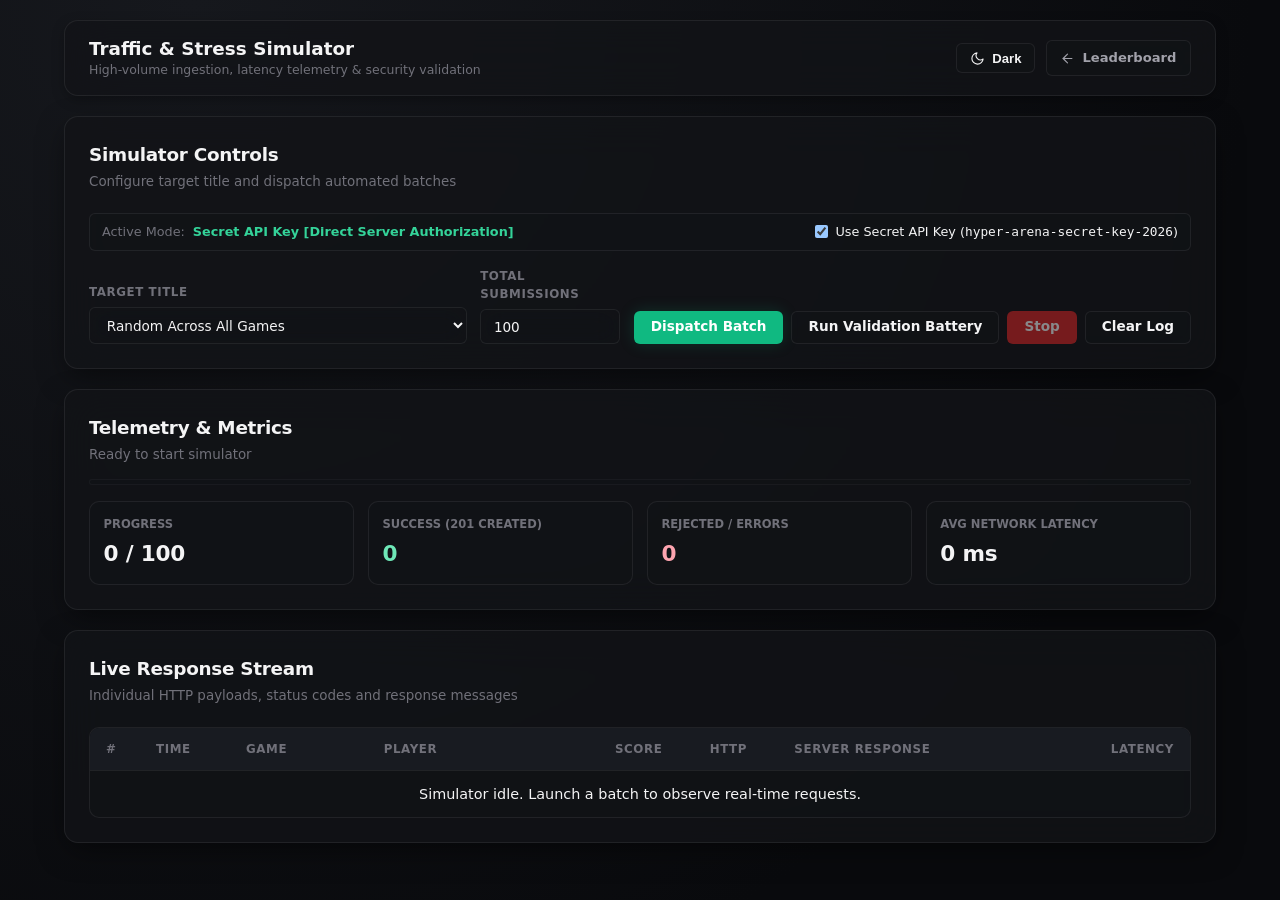
<file: test-simulator.html>
<!DOCTYPE html>
<html lang="en" data-theme="dark">

<head>
    <meta charset="UTF-8">
    <meta name="viewport" content="width=device-width, initial-scale=1.0">
    <title>Hyper Arena - Traffic Simulator</title>
    <link rel="stylesheet" href="css/style.css">
    <script src="js/test-simulator.js" defer></script>
</head>

<body>
    <div class="app-wrapper">
        <!-- Floating Glass Header -->
        <header class="app-header">
            <div class="header-brand">
                <div class="brand-text">
                    <h1>Traffic &amp; Stress Simulator</h1>
                    <p>High-volume ingestion, latency telemetry &amp; security validation</p>
                </div>
            </div>

            <div class="header-actions">
                <!-- Theme Toggle -->
                <button type="button" id="themeToggle" class="theme-toggle-btn" aria-label="Toggle Theme"
                    title="Toggle Theme">
                    <span id="themeToggleIcon" class="theme-toggle-icon">
                        <svg width="15" height="15" viewBox="0 0 24 24" fill="none" stroke="currentColor"
                            stroke-width="1.75" stroke-linecap="round" stroke-linejoin="round">
                            <path d="M21 12.79A9 9 0 1 1 11.21 3 7 7 0 0 0 21 12.79z"></path>
                        </svg>
                    </span>
                    <span id="themeToggleText">Dark</span>
                </button>

                <a href="index.html" class="nav-link-btn" title="Return to Leaderboard">
                    <svg width="15" height="15" viewBox="0 0 24 24" fill="none" stroke="currentColor"
                        stroke-width="1.75" stroke-linecap="round" stroke-linejoin="round">
                        <line x1="19" y1="12" x2="5" y2="12"></line>
                        <polyline points="12 19 5 12 12 5"></polyline>
                    </svg>
                    <span>Leaderboard</span>
                </a>
            </div>
        </header>

        <!-- Controls Card -->
        <section class="glass-card" aria-labelledby="controlsHeading">
            <div class="glass-card-header">
                <div>
                    <h2 id="controlsHeading" class="glass-card-title">Simulator Controls</h2>
                    <p class="glass-card-desc">Configure target title and dispatch automated batches</p>
                </div>
            </div>

            <!-- Session & Auth Notice -->
            <div id="simAuthNotice" class="status-msg error hidden">
                Authentication Required: You are unauthenticated and Secret API Key is disabled. Submissions will return
                HTTP 401. Please enable the Secret API Key or sign in on the main page.
            </div>

            <div class="submitter-identity-row" style="margin-bottom: 1rem;">
                <div style="display: flex; align-items: center; gap: 0.5rem;">
                    <span class="submitter-identity-label">Active Mode:</span>
                    <strong id="simUserSession" class="submitter-identity-name">Checking session...</strong>
                </div>
                <label style="display: flex; align-items: center; gap: 0.45rem; font-size: 0.8rem; cursor: pointer;">
                    <input type="checkbox" id="chkUseApiKey" checked>
                    <span>Use Secret API Key (<code>hyper-arena-secret-key-2026</code>)</span>
                </label>
            </div>

            <div
                style="display: grid; grid-template-columns: minmax(180px, 1fr) 140px auto; gap: 0.85rem; align-items: flex-end; flex-wrap: wrap;">
                <div class="filter-field">
                    <label for="simGameSelect" class="field-label">Target Title</label>
                    <select id="simGameSelect" class="glass-select">
                        <option value="__RANDOM__">Random Across All Games</option>
                    </select>
                </div>

                <div class="filter-field">
                    <label for="simBatchCount" class="field-label">Total Submissions</label>
                    <input type="number" id="simBatchCount" class="glass-input num" value="100" min="1" max="500"
                        step="1">
                </div>

                <div style="display: flex; gap: 0.5rem; flex-wrap: wrap;">
                    <button type="button" id="btnStartBatch" class="btn btn-primary">
                        <span>Dispatch Batch</span>
                    </button>
                    <button type="button" id="btnRunEdgeCases" class="btn btn-secondary">
                        <span>Run Validation Battery</span>
                    </button>
                    <button type="button" id="btnStop" class="btn btn-danger" disabled>
                        <span>Stop</span>
                    </button>
                    <button type="button" id="btnClearLog" class="btn btn-secondary">
                        <span>Clear Log</span>
                    </button>
                </div>
            </div>
        </section>

        <!-- Execution Metrics Card -->
        <section class="glass-card" aria-labelledby="metricsHeading">
            <div class="glass-card-header" style="margin-bottom: 0.5rem;">
                <div>
                    <h2 id="metricsHeading" class="glass-card-title">Telemetry &amp; Metrics</h2>
                    <p id="simStatusText" class="glass-card-desc">Ready to start simulator</p>
                </div>
            </div>

            <div class="progress-track">
                <div id="progressFill" class="progress-bar-fill"></div>
            </div>

            <div class="sim-metrics-grid">
                <div class="sim-metric-card">
                    <div class="sim-metric-label">Progress</div>
                    <div class="sim-metric-value num"><span id="metricSent">0</span> / <span id="metricTotal">100</span>
                    </div>
                </div>
                <div class="sim-metric-card">
                    <div class="sim-metric-label">Success (201 Created)</div>
                    <div class="sim-metric-value success num" id="metricSuccess">0</div>
                </div>
                <div class="sim-metric-card">
                    <div class="sim-metric-label">Rejected / Errors</div>
                    <div class="sim-metric-value error num" id="metricErrors">0</div>
                </div>
                <div class="sim-metric-card">
                    <div class="sim-metric-label">Avg Network Latency</div>
                    <div class="sim-metric-value num" id="metricLatency">0 ms</div>
                </div>
            </div>
        </section>

        <!-- Real-Time Stream Log Table -->
        <section class="glass-card" aria-labelledby="logHeading">
            <div class="glass-card-header">
                <div>
                    <h2 id="logHeading" class="glass-card-title">Live Response Stream</h2>
                    <p class="glass-card-desc">Individual HTTP payloads, status codes and response messages</p>
                </div>
            </div>

            <div class="table-glass-wrap log-table-wrap">
                <table class="glass-table">
                    <thead>
                        <tr>
                            <th scope="col" style="width: 50px;">#</th>
                            <th scope="col" style="width: 90px;">Time</th>
                            <th scope="col">Game</th>
                            <th scope="col">Player</th>
                            <th scope="col" style="text-align: right;">Score</th>
                            <th scope="col" style="text-align: center; width: 100px;">HTTP</th>
                            <th scope="col">Server Response</th>
                            <th scope="col" style="text-align: right; width: 90px;">Latency</th>
                        </tr>
                    </thead>
                    <tbody id="simLogBody">
                        <tr>
                            <td colspan="8" class="empty-state">Simulator idle. Launch a batch to observe real-time
                                requests.</td>
                        </tr>
                    </tbody>
                </table>
            </div>
        </section>
    </div>
</body>

</html>
</file>
<file: css/style.css>
/**
 * Hyper Arena - Master Glassmorphism Stylesheet
 * 
 * Aggregates theme variables, layout shell, and glassmorphic UI components.
 */

@import './variables-theme.css';
@import './layout-shell.css';
@import './components-glass.css';
</file>
